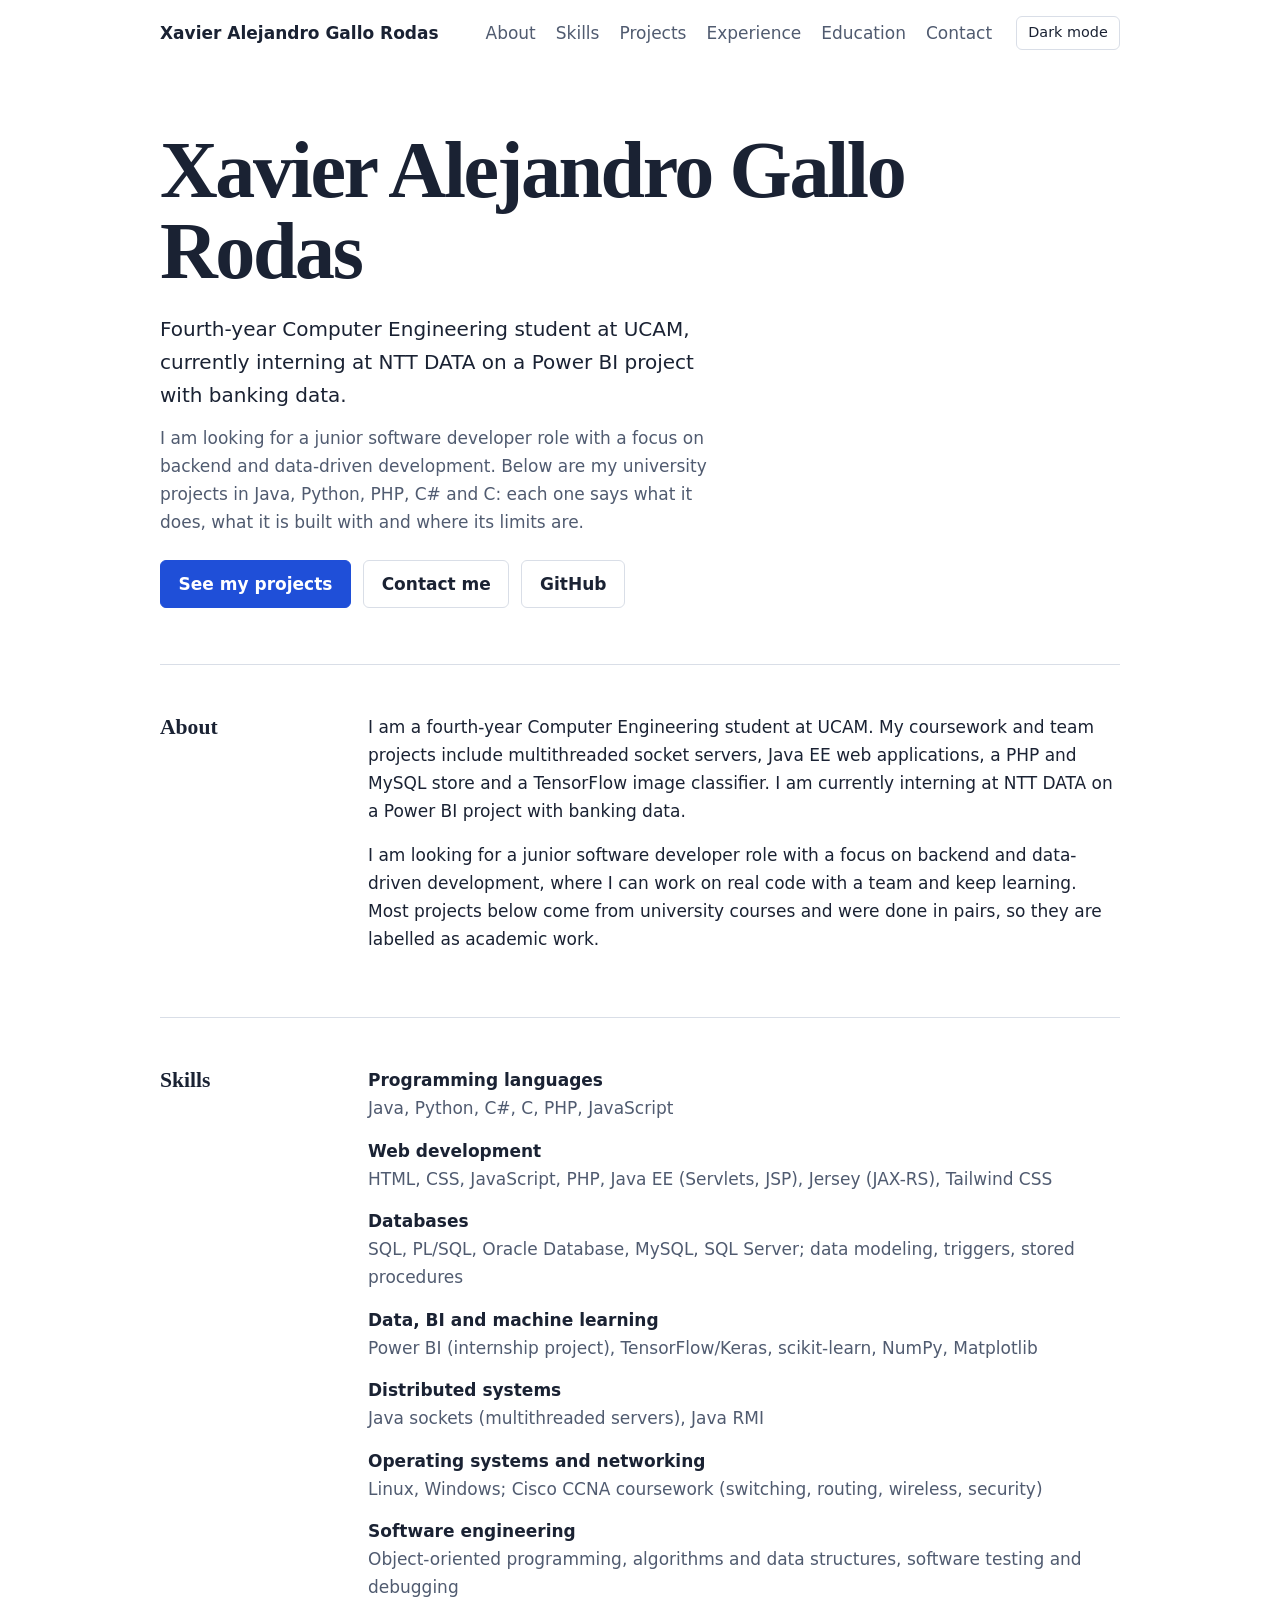
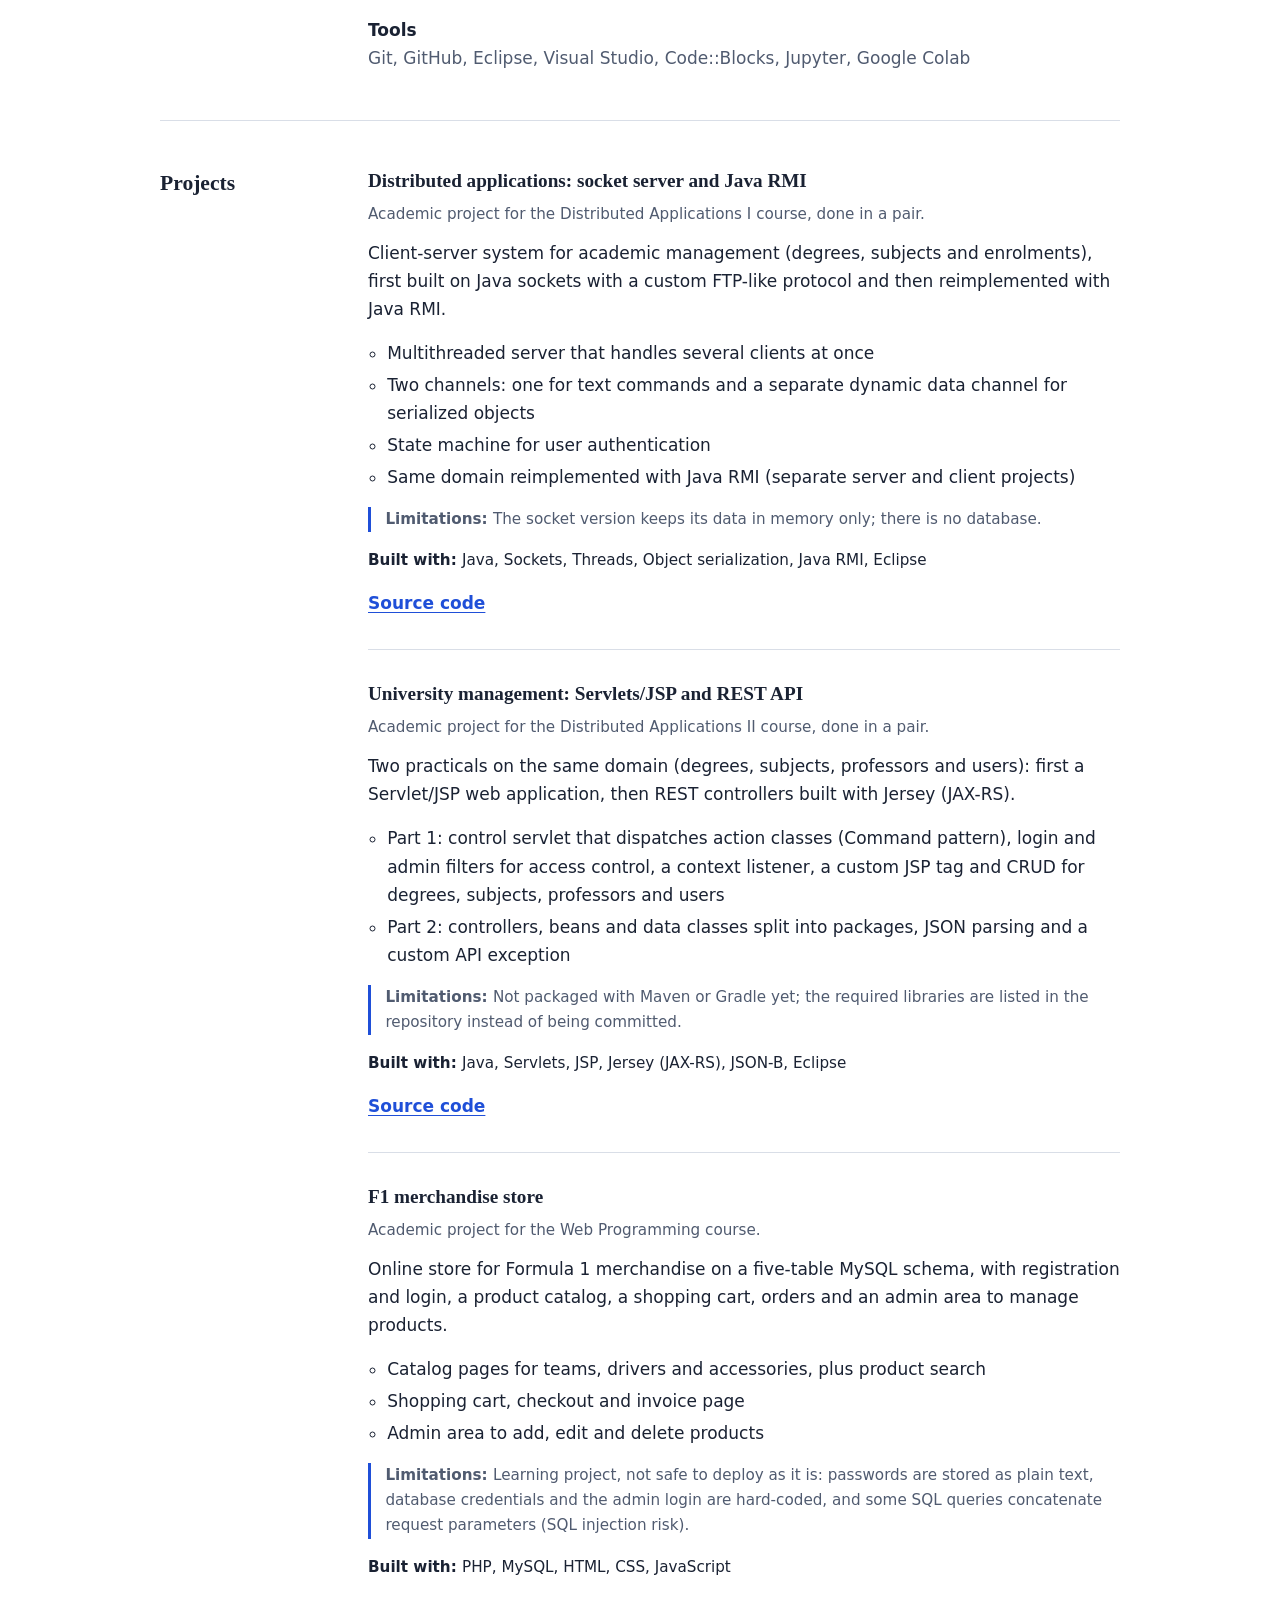
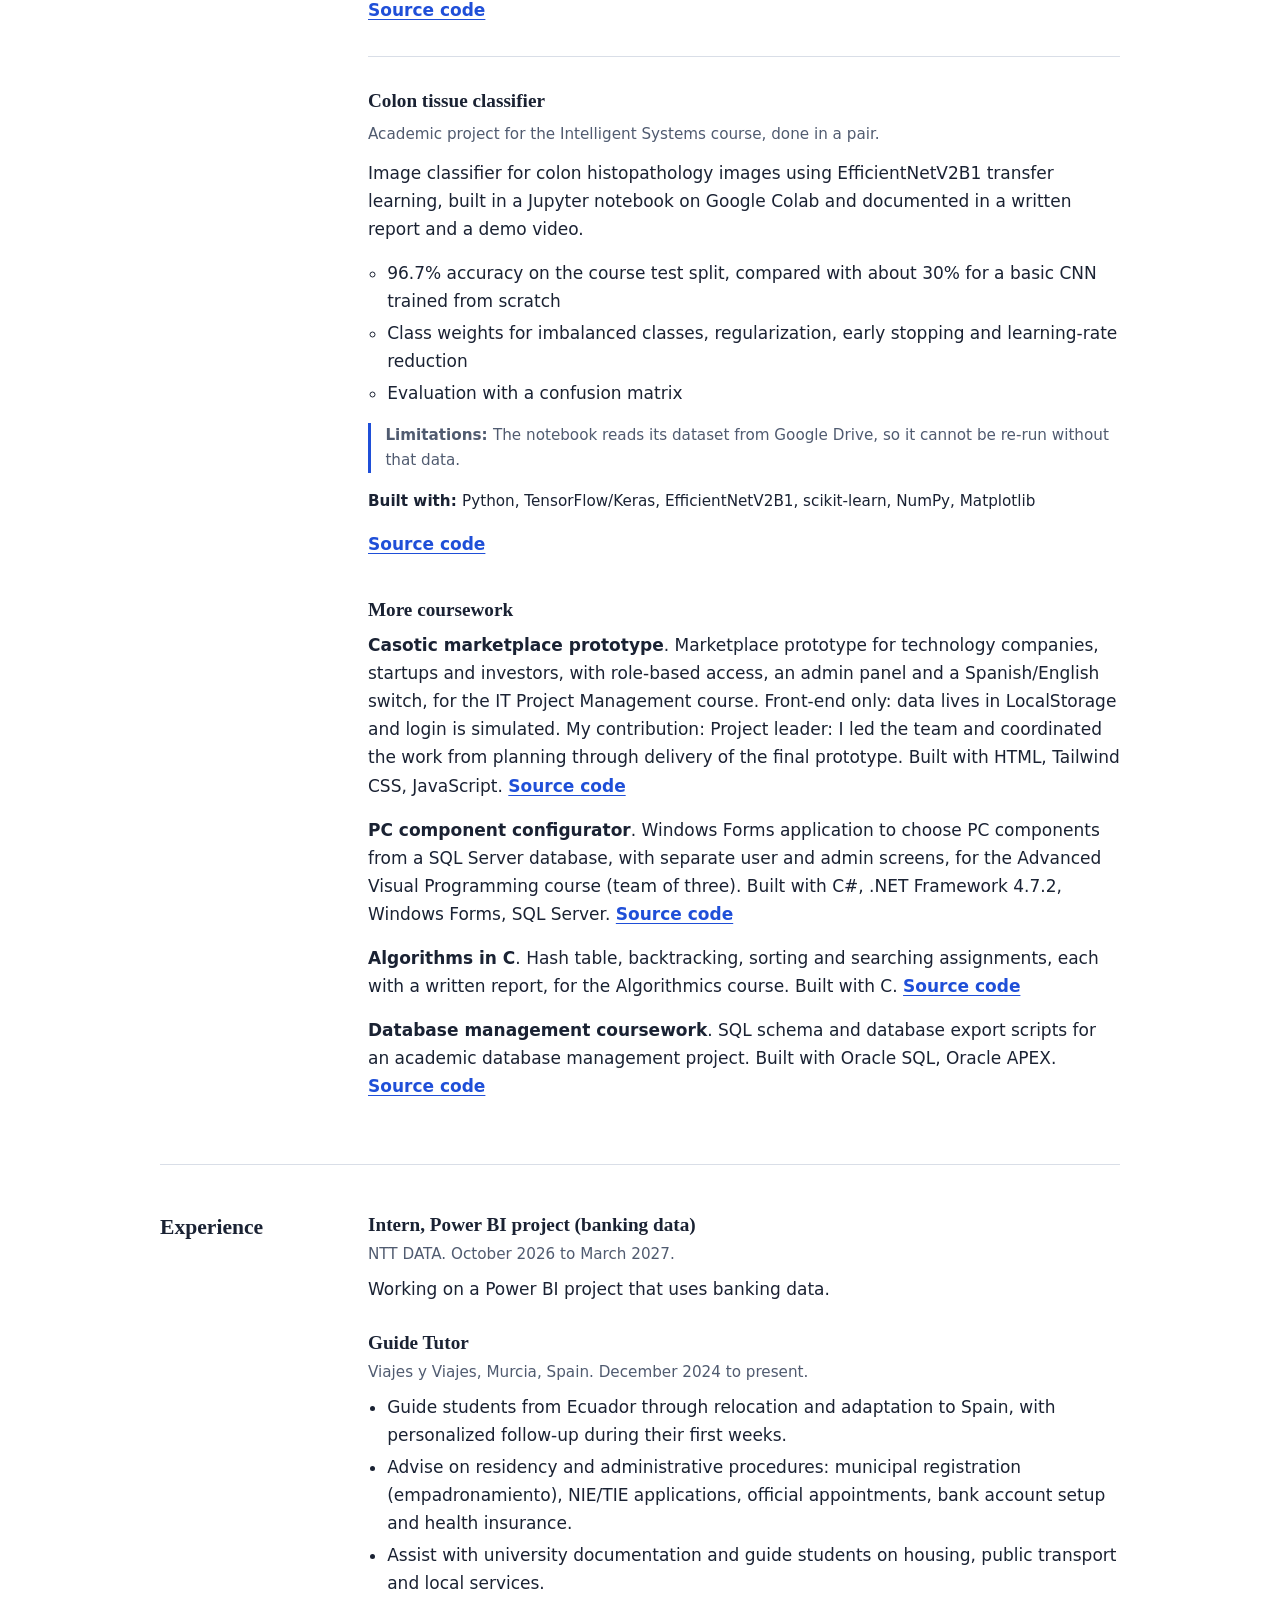
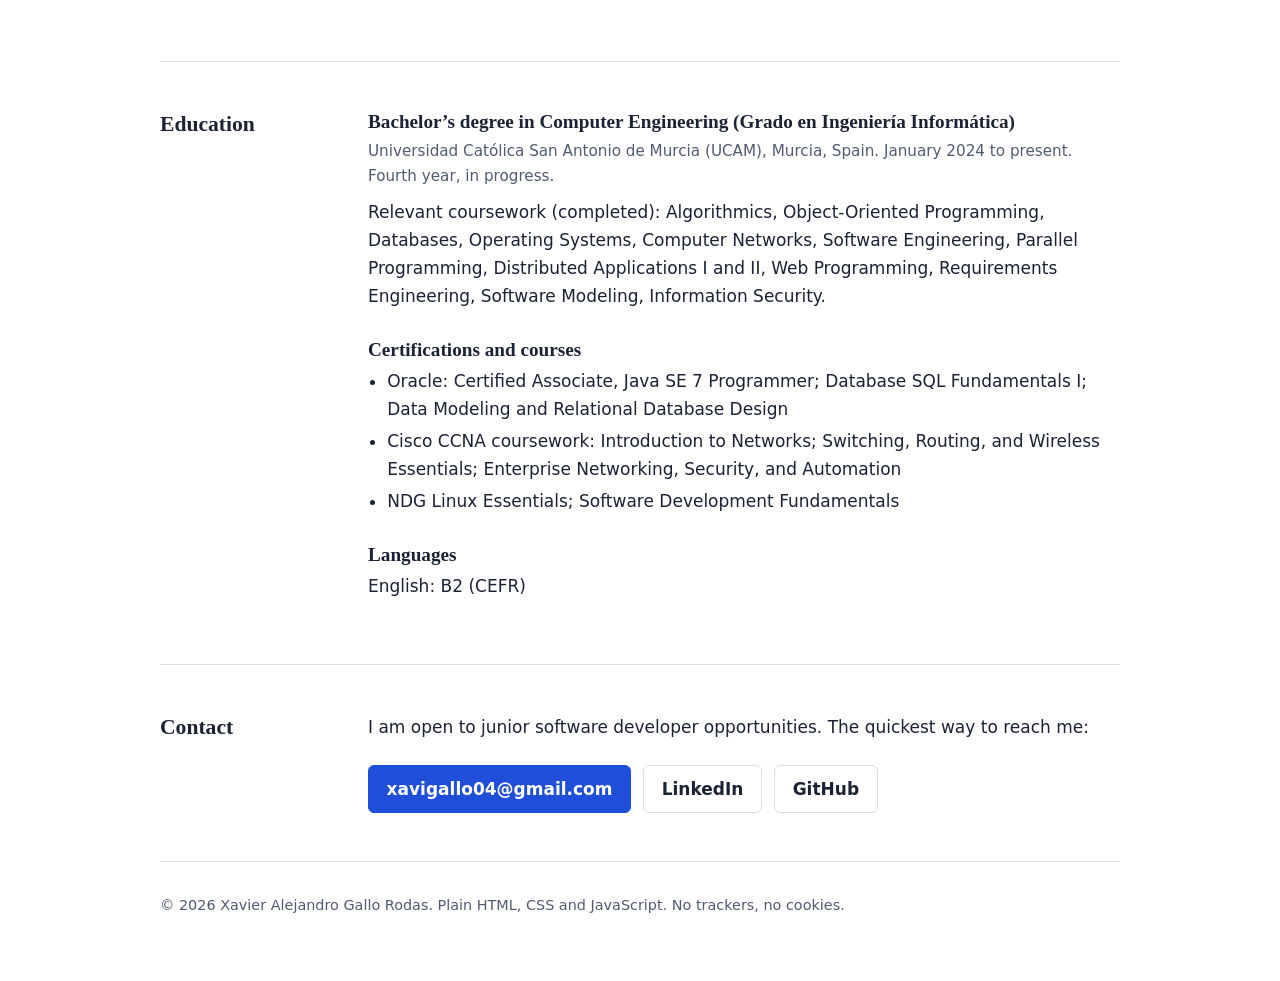
<file: index.html>
<!doctype html>
<html lang="en">
<head>
  <meta charset="utf-8">
  <meta name="viewport" content="width=device-width, initial-scale=1">
  <title>Xavier Alejandro Gallo Rodas | Computer Engineering student</title>
  <meta name="description" content="Fourth-year Computer Engineering student at UCAM, interning at NTT DATA. Looking for a junior software developer role focused on backend and data-driven development. Projects in Java, Python, PHP, C# and C.">
  <meta name="color-scheme" content="light dark">
  <link rel="icon" href="data:image/svg+xml,%3Csvg xmlns='http://www.w3.org/2000/svg' viewBox='0 0 32 32'%3E%3Crect width='32' height='32' rx='6' fill='%231f4fd8'/%3E%3Cpath d='M12 11l-5 5 5 5M20 11l5 5-5 5' fill='none' stroke='white' stroke-width='2.5' stroke-linecap='round' stroke-linejoin='round'/%3E%3C/svg%3E">
  <link rel="stylesheet" href="assets/style.css">
  <script>try{var t=localStorage.getItem("theme");if(t)document.documentElement.dataset.theme=t}catch(e){}</script>
  <script src="assets/main.js" defer></script>
</head>
<body>
  <a class="skip" href="#main">Skip to content</a>

  <header class="wrap bar">
    <a class="brand" href="#top" data-p="name">Xavier Alejandro Gallo Rodas</a>
    <nav aria-label="Main">
      <ul>
        <li><a href="#about">About</a></li>
        <li><a href="#skills">Skills</a></li>
        <li><a href="#projects">Projects</a></li>
        <li><a href="#experience">Experience</a></li>
        <li><a href="#education">Education</a></li>
        <li><a href="#contact">Contact</a></li>
      </ul>
    </nav>
    <button id="theme-toggle" class="theme" type="button" aria-pressed="false">Dark mode</button>
  </header>

  <main id="main">
    <section class="hero wrap" id="top" aria-labelledby="name">
      <div class="hero-content">
        <h1 id="name" data-p="name">Xavier Alejandro Gallo Rodas</h1>
        <p class="role">Fourth-year Computer Engineering student at UCAM, currently interning at NTT DATA on a Power BI project with banking data.</p>
        <p class="lead">I am looking for a junior software developer role with a focus on backend and data-driven development. Below are my university projects in Java, Python, PHP, C# and C: each one says what it does, what it is built with and where its limits are.</p>
        <p class="cta">
          <a class="btn primary" href="#projects">See my projects</a>
          <a class="btn" href="#contact">Contact me</a>
          <a class="btn" data-link="github" href="#contact">GitHub</a>
          <a class="btn" data-link="cv" href="#contact">CV (PDF)</a>
        </p>
      </div>
    </section>

    <section class="wrap split" id="about" aria-labelledby="about-t">
      <h2 id="about-t">About</h2>
      <div>
        <p>I am a fourth-year Computer Engineering student at UCAM. My coursework and team projects include multithreaded socket servers, Java EE web applications, a PHP and MySQL store and a TensorFlow image classifier. I am currently interning at NTT DATA on a Power BI project with banking data.</p>
        <p>I am looking for a junior software developer role with a focus on backend and data-driven development, where I can work on real code with a team and keep learning. Most projects below come from university courses and were done in pairs, so they are labelled as academic work.</p>
      </div>
    </section>

    <section class="wrap split" id="skills" aria-labelledby="skills-t">
      <h2 id="skills-t">Skills</h2>
      <dl class="skills">
        <dt>Programming languages</dt>
        <dd>Java, Python, C#, C, PHP, JavaScript</dd>
        <dt>Web development</dt>
        <dd>HTML, CSS, JavaScript, PHP, Java EE (Servlets, JSP), Jersey (JAX-RS), Tailwind CSS</dd>
        <dt>Databases</dt>
        <dd>SQL, PL/SQL, Oracle Database, MySQL, SQL Server; data modeling, triggers, stored procedures</dd>
        <dt>Data, BI and machine learning</dt>
        <dd>Power BI (internship project), TensorFlow/Keras, scikit-learn, NumPy, Matplotlib</dd>
        <dt>Distributed systems</dt>
        <dd>Java sockets (multithreaded servers), Java RMI</dd>
        <dt>Operating systems and networking</dt>
        <dd>Linux, Windows; Cisco CCNA coursework (switching, routing, wireless, security)</dd>
        <dt>Software engineering</dt>
        <dd>Object-oriented programming, algorithms and data structures, software testing and debugging</dd>
        <dt>Tools</dt>
        <dd>Git, GitHub, Eclipse, Visual Studio, Code::Blocks, Jupyter, Google Colab</dd>
      </dl>
    </section>

    <section class="wrap split" id="projects" aria-labelledby="projects-t">
      <h2 id="projects-t">Projects</h2>
      <div>
        <noscript><p>Enable JavaScript to see the project list, or visit my GitHub profile.</p></noscript>
        <ul class="projects" id="project-list"></ul>
        <h3 class="sub">More coursework</h3>
        <ul class="more" id="more-list"></ul>
      </div>
    </section>

    <section class="wrap split" id="experience" aria-labelledby="exp-t">
      <h2 id="exp-t">Experience</h2>
      <div>
        <article class="entry">
          <h3>Intern, Power BI project (banking data)</h3>
          <p class="when">NTT DATA. October 2026 to March 2027.</p>
          <p>Working on a Power BI project that uses banking data.</p>
        </article>
        <article class="entry">
          <h3>Guide Tutor</h3>
          <p class="when">Viajes y Viajes, Murcia, Spain. December 2024 to present.</p>
          <ul class="bullets">
            <li>Guide students from Ecuador through relocation and adaptation to Spain, with personalized follow-up during their first weeks.</li>
            <li>Advise on residency and administrative procedures: municipal registration (empadronamiento), NIE/TIE applications, official appointments, bank account setup and health insurance.</li>
            <li>Assist with university documentation and guide students on housing, public transport and local services.</li>
          </ul>
        </article>
      </div>
    </section>

    <section class="wrap split" id="education" aria-labelledby="edu-t">
      <h2 id="edu-t">Education</h2>
      <div>
        <article class="entry">
          <h3>Bachelor’s degree in Computer Engineering (<span lang="es">Grado en Ingeniería Informática</span>)</h3>
          <p class="when"><span data-p="university">Universidad Católica San Antonio de Murcia (UCAM)</span>, Murcia, Spain. January 2024 to present. Fourth year, in progress.</p>
          <p data-show="graduation">Expected graduation: <span data-p="graduation"></span></p>
          <p>Relevant coursework (completed): Algorithmics, Object-Oriented Programming, Databases, Operating Systems, Computer Networks, Software Engineering, Parallel Programming, Distributed Applications I and II, Web Programming, Requirements Engineering, Software Modeling, Information Security.</p>
        </article>
        <article class="entry">
          <h3>Certifications and courses</h3>
          <ul class="bullets">
            <li>Oracle: Certified Associate, Java SE 7 Programmer; Database SQL Fundamentals I; Data Modeling and Relational Database Design</li>
            <li>Cisco CCNA coursework: Introduction to Networks; Switching, Routing, and Wireless Essentials; Enterprise Networking, Security, and Automation</li>
            <li>NDG Linux Essentials; Software Development Fundamentals</li>
          </ul>
        </article>
        <article class="entry">
          <h3>Languages</h3>
          <p>English: B2 (CEFR)</p>
        </article>
      </div>
    </section>

    <section class="wrap split" id="contact" aria-labelledby="contact-t">
      <h2 id="contact-t">Contact</h2>
      <div>
        <p>I am open to junior software developer opportunities. The quickest way to reach me:</p>
        <p class="cta">
          <a class="btn primary" data-link="email" data-p="email" href="#contact"></a>
          <a class="btn" data-link="linkedin" href="#contact">LinkedIn</a>
          <a class="btn" data-link="github" href="#contact">GitHub</a>
        </p>
      </div>
    </section>
  </main>

  <footer class="wrap">
    <p>© <span id="year"></span> <span data-p="name">Xavier Alejandro Gallo Rodas</span>. Plain HTML, CSS and JavaScript. No trackers, no cookies.</p>
  </footer>
</body>
</html>
</file>
<file: assets/style.css>
/* Tokens. Dark values apply by system preference unless the user chose light. */
:root {
  --bg: #fff; --surface: #f3f5f8; --ink: #1a2233; --muted: #505b70;
  --line: #d9dee7; --accent: #1f4fd8; --on-accent: #fff;
  --serif: Charter, "Iowan Old Style", "Palatino Linotype", Georgia, serif;
  color-scheme: light;
}
@media (prefers-color-scheme: dark) {
  :root:not([data-theme="light"]) {
    --bg: #12161f; --surface: #1a2030; --ink: #e6e9ef; --muted: #a6aebd;
    --line: #2b3345; --accent: #8fb0ff; --on-accent: #12161f; color-scheme: dark;
  }
}
:root[data-theme="dark"] {
  --bg: #12161f; --surface: #1a2030; --ink: #e6e9ef; --muted: #a6aebd;
  --line: #2b3345; --accent: #8fb0ff; --on-accent: #12161f; color-scheme: dark;
}

* { box-sizing: border-box; }
[hidden] { display: none !important; }
@media (prefers-reduced-motion: no-preference) { html { scroll-behavior: smooth; } }

body {
  margin: 0; background: var(--bg); color: var(--ink);
  font: 1.0625rem/1.65 system-ui, -apple-system, "Segoe UI", Roboto, sans-serif;
}
p { margin: 0 0 1rem; }
a { color: var(--accent); text-underline-offset: 3px; }
a:focus-visible, button:focus-visible { outline: 3px solid var(--accent); outline-offset: 3px; }

.wrap { width: min(100% - 2.5rem, 60rem); margin-inline: auto; }
.skip { position: absolute; left: -999px; padding: .6rem 1rem; background: var(--accent); color: var(--on-accent); }
.skip:focus { left: 1rem; top: 1rem; z-index: 5; }

/* Header */
.bar { display: flex; flex-wrap: wrap; align-items: center; gap: .5rem 1.5rem; padding-block: 1rem; }
.brand { margin-right: auto; font-weight: 700; color: var(--ink); text-decoration: none; }
nav ul { display: flex; flex-wrap: wrap; gap: .25rem 1.25rem; margin: 0; padding: 0; list-style: none; }
nav a { color: var(--muted); text-decoration: none; }
nav a:hover { color: var(--ink); text-decoration: underline; }
.theme {
  font: inherit; font-size: .9rem; color: var(--ink); background: none;
  border: 1px solid var(--line); border-radius: 6px; padding: .25rem .7rem; cursor: pointer;
}
.theme:hover, .theme[aria-pressed="true"] { border-color: var(--accent); }

/* Typography */
h1 { font: 700 clamp(2.75rem, 8vw, 5rem)/1.02 var(--serif); letter-spacing: -.03em; margin: 0 0 1.25rem; }
h2 { font: 700 1.35rem/1.3 var(--serif); margin: 0 0 1rem; }
h3 { font: 700 1.2rem/1.3 var(--serif); margin: 0 0 .5rem; }
.role { font-size: 1.25rem; max-width: 36rem; margin-bottom: .75rem; }
.lead { color: var(--muted); max-width: 36rem; margin: 0; }

/* Sections: a margin heading on the left, content on the right (stacked on mobile) */
section { padding-block: 3rem; border-top: 1px solid var(--line); }
.hero { padding-block: 4rem 3.5rem; border-top: 0; }
.split > * { min-width: 0; }
@media (min-width: 48rem) {
  .split { display: grid; grid-template-columns: 11rem 1fr; gap: 0 2rem; }
}

/* Buttons and links */
.cta { display: flex; flex-wrap: wrap; gap: .75rem; margin: 1.5rem 0 0; }
.btn {
  display: inline-block; padding: .55rem 1.1rem; border: 1px solid var(--line);
  border-radius: 6px; color: var(--ink); font-weight: 600; text-decoration: none;
}
.btn:hover { border-color: var(--accent); color: var(--accent); }
.btn.primary { background: var(--accent); border-color: var(--accent); color: var(--on-accent); }
.btn.primary:hover { filter: brightness(1.1); color: var(--on-accent); }

/* Skills */
.skills { margin: 0; }
.skills dt { margin-top: .9rem; font-weight: 700; }
.skills dt:first-child { margin-top: 0; }
.skills dd { margin: 0; color: var(--muted); }

/* Projects */
.projects { list-style: none; margin: 0; padding: 0; }
.projects > li { margin-bottom: 2rem; padding-bottom: 2rem; border-bottom: 1px solid var(--line); }
.projects > li:last-child { margin: 0; padding: 0; border: 0; }
.context { margin-bottom: .75rem; color: var(--muted); font-size: .95rem; }
.bullets { margin: 0 0 1rem; padding-left: 1.2rem; }
.bullets li { margin-bottom: .25rem; }
.note { padding-left: .9rem; border-left: 3px solid var(--accent); color: var(--muted); font-size: .95rem; }
.stack { font-size: .95rem; }
.links { display: flex; flex-wrap: wrap; gap: 1.25rem; margin: 0; font-weight: 600; }

footer { padding-block: 2rem 3rem; border-top: 1px solid var(--line); color: var(--muted); font-size: .9rem; }

/* Experience, education and secondary project list */
.entry { margin-bottom: 1.75rem; }
.entry:last-child { margin-bottom: 0; }
.entry h3 { margin-bottom: .25rem; }
.when { margin-bottom: .5rem; color: var(--muted); font-size: .95rem; }
.sub { margin-top: 2.5rem; }
.more { list-style: none; margin: 0; padding: 0; }
.more li { margin-bottom: 1rem; }
.more a { margin-right: 1rem; font-weight: 600; }
</file>
